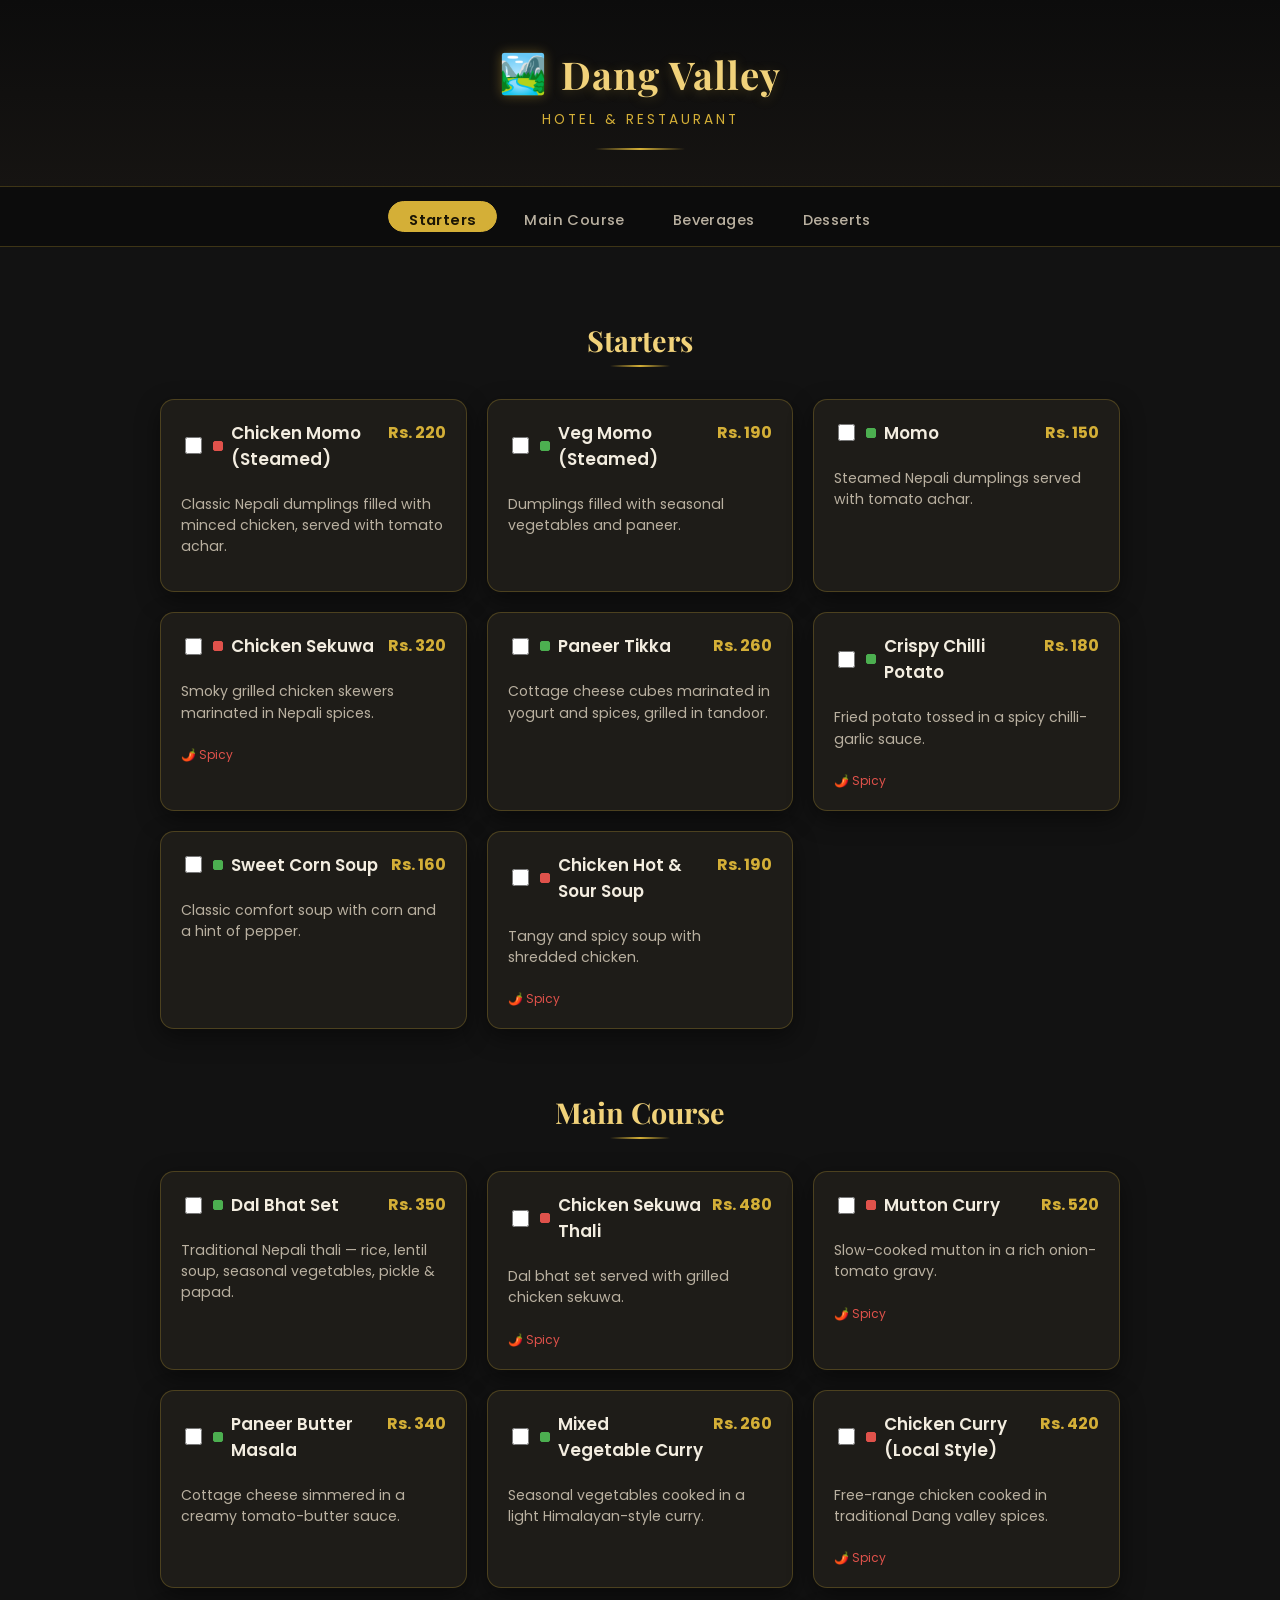
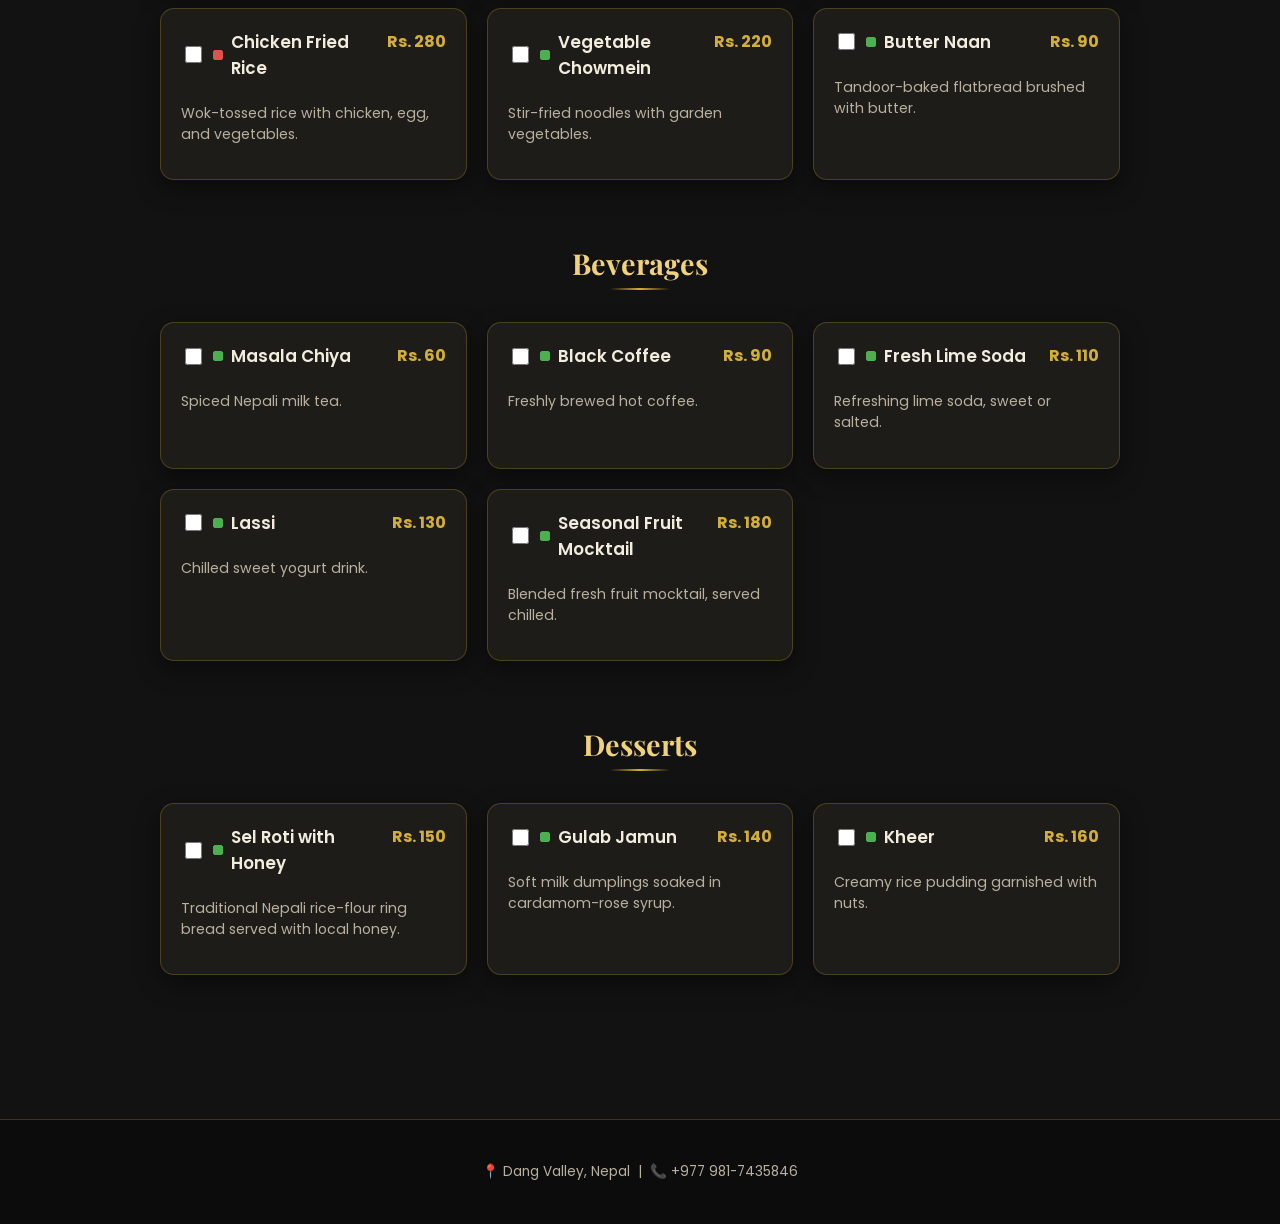
<file: index.html>
<!DOCTYPE html>
<html lang="en">
<head>
  <meta charset="UTF-8" />
  <meta name="viewport" content="width=device-width, initial-scale=1.0" />
  <title>Dang Valley | Menu</title>
  <meta name="description" content="Digital menu for Dang Valley Hotel & Restaurant" />
  <link rel="preconnect" href="https://fonts.googleapis.com" />
  <link
    href="https://fonts.googleapis.com/css2?family=Playfair+Display:wght@600;700&family=Poppins:wght@300;400;500;600&display=swap"
    rel="stylesheet"
  />
  <link rel="stylesheet" href="styles.css" />
</head>
<body>

  <header class="site-header">
    <div class="brand">
      <span class="brand-icon">🏞️</span>
      <h1>Dang Valley</h1>
    </div>
    <p class="tagline">Hotel &amp; Restaurant</p>
    <div class="header-rule"></div>
  </header>

  <nav class="category-nav" id="categoryNav" aria-label="Menu categories">
    <!-- category links injected by menu.js -->
  </nav>

  <main id="menuContainer" class="menu-container">
    <!-- menu sections injected by menu.js -->
  </main>

  <button id="backToTop" class="back-to-top" aria-label="Back to top">↑</button>

  <div id="orderBar" class="order-bar">
    <span id="orderCount">0 items selected</span>
    <a id="orderWhatsappBtn" class="whatsapp-btn" target="_blank" rel="noopener">
      📲 Send Order on WhatsApp
    </a>
  </div>

  <footer class="site-footer">
    <p>📍 Dang Valley, Nepal &nbsp;|&nbsp; 📞 +977 981-7435846</p>
  </footer>

  <script src="menu.js"></script>
</body>
</html>
</file>
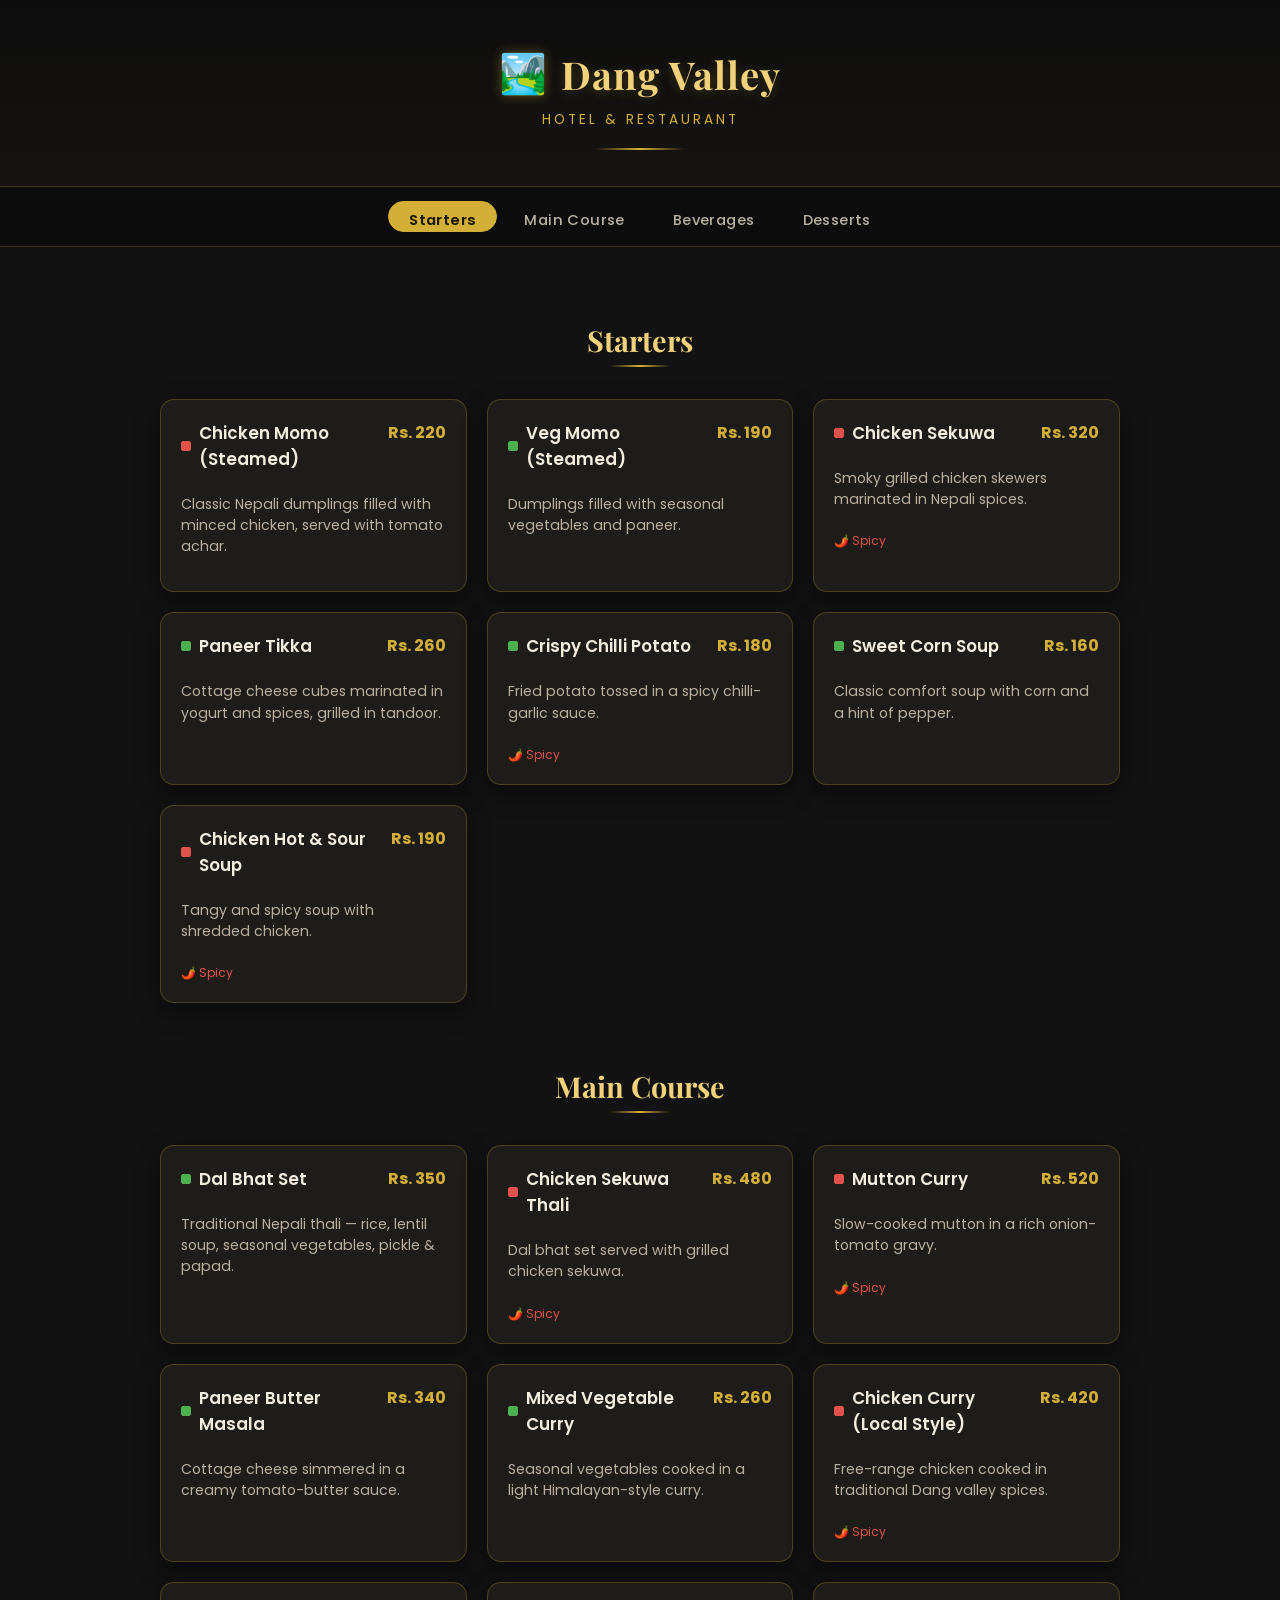
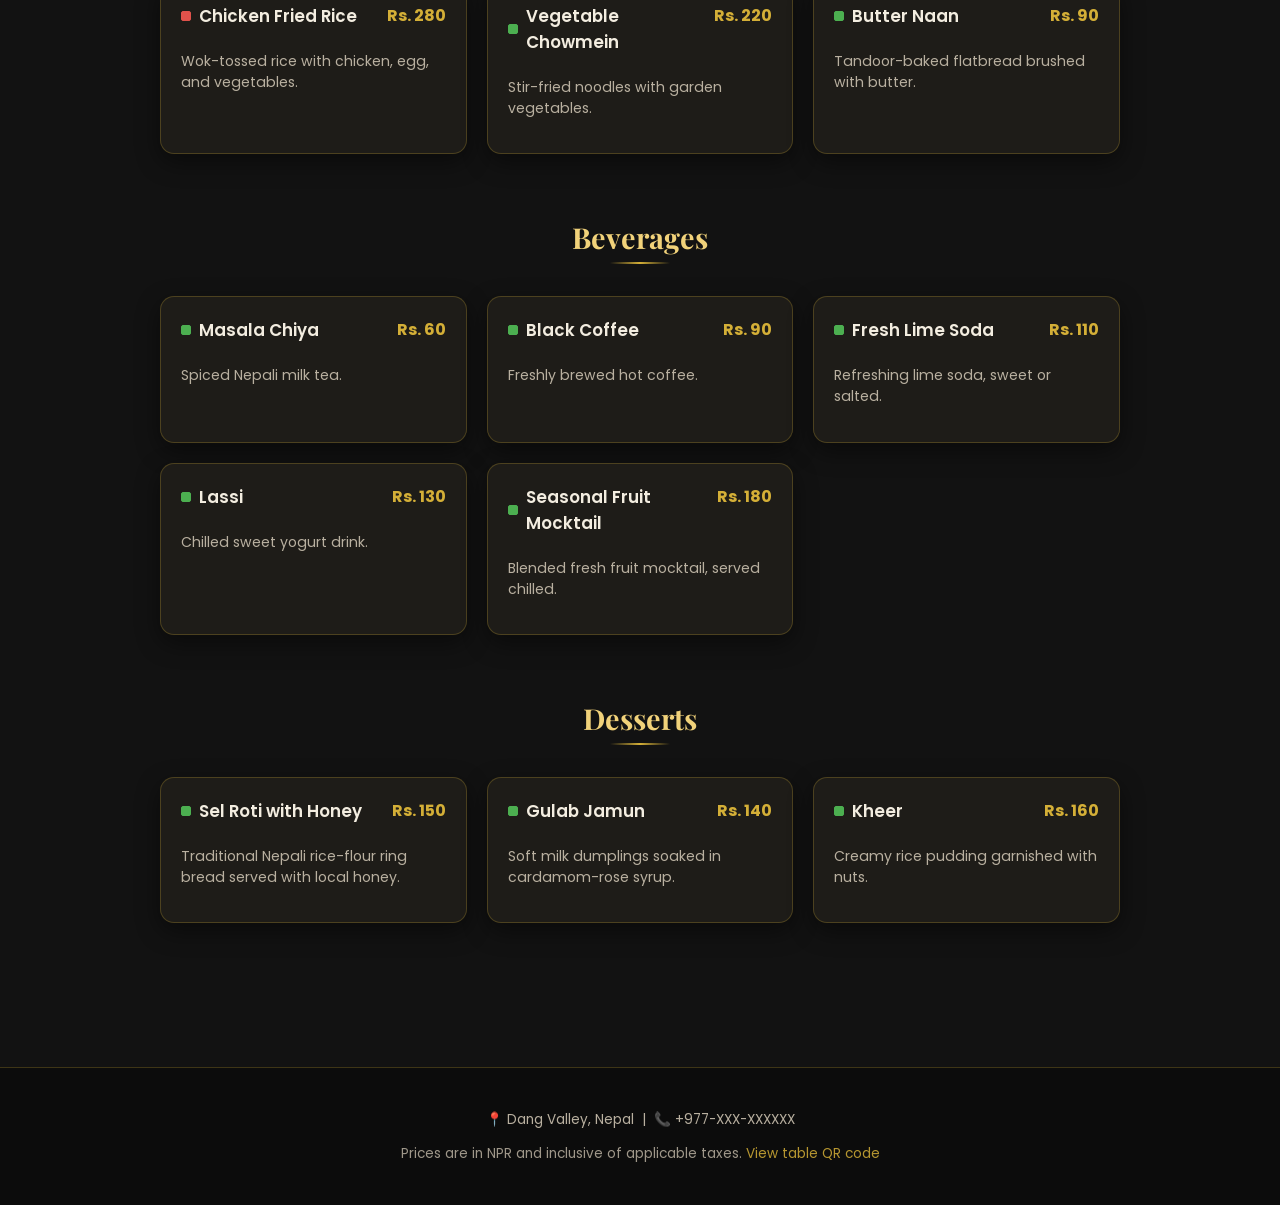
<file: dang-valley-menu/index.html>
<!DOCTYPE html>
<html lang="en">
<head>
  <meta charset="UTF-8" />
  <meta name="viewport" content="width=device-width, initial-scale=1.0" />
  <title>Dang Valley | Menu</title>
  <meta name="description" content="Digital menu for Dang Valley Hotel & Restaurant" />
  <link rel="preconnect" href="https://fonts.googleapis.com" />
  <link
    href="https://fonts.googleapis.com/css2?family=Playfair+Display:wght@600;700&family=Poppins:wght@300;400;500;600&display=swap"
    rel="stylesheet"
  />
  <link rel="stylesheet" href="styles.css" />
</head>
<body>

  <header class="site-header">
    <div class="brand">
      <span class="brand-icon">🏞️</span>
      <h1>Dang Valley</h1>
    </div>
    <p class="tagline">Hotel &amp; Restaurant</p>
    <div class="header-rule"></div>
  </header>

  <nav class="category-nav" id="categoryNav" aria-label="Menu categories">
    <!-- category links injected by menu.js -->
  </nav>

  <main id="menuContainer" class="menu-container">
    <!-- menu sections injected by menu.js -->
  </main>

  <button id="backToTop" class="back-to-top" aria-label="Back to top">↑</button>

  <footer class="site-footer">
    <p>📍 Dang Valley, Nepal &nbsp;|&nbsp; 📞 +977-XXX-XXXXXX</p>
    <p class="footer-note">
      Prices are in NPR and inclusive of applicable taxes.
      <a href="qr.html">View table QR code</a>
    </p>
  </footer>

  <script src="menu.js"></script>
</body>
</html>
</file>
<file: styles.css>
/* ===================================================
   Dang Valley — Elegant Dark & Gold Menu Theme
   =================================================== */

:root {
  --color-bg: #121212;
  --color-bg-soft: #1a1a1a;
  --color-card: #1e1c18;
  --color-header: #0c0c0c;
  --color-gold: #d4af37;
  --color-gold-light: #f1d27a;
  --color-text: #f3ede0;
  --color-muted: #b9b0a0;
  --color-border: rgba(212, 175, 55, 0.25);
  --color-veg: #4caf50;
  --color-nonveg: #e0524b;
  --radius: 14px;
  --shadow: 0 8px 24px rgba(0, 0, 0, 0.45);
  --max-width: 1000px;
  --nav-height: 60px;
}

* {
  box-sizing: border-box;
}

html {
  scroll-behavior: smooth;
}

body {
  margin: 0;
  font-family: "Poppins", "Segoe UI", Roboto, Helvetica, Arial, sans-serif;
  background: var(--color-bg);
  color: var(--color-text);
  -webkit-font-smoothing: antialiased;
}

h1, h2, h3 {
  font-family: "Playfair Display", Georgia, "Times New Roman", serif;
}

/* ---------- Header ---------- */
.site-header {
  background: linear-gradient(180deg, var(--color-header), #161412);
  color: var(--color-text);
  padding: 48px 24px 36px;
  text-align: center;
  border-bottom: 1px solid var(--color-border);
}

.brand {
  display: flex;
  align-items: center;
  justify-content: center;
  gap: 14px;
}

.brand-icon {
  font-size: 2.4rem;
  line-height: 1;
  filter: drop-shadow(0 0 6px rgba(212, 175, 55, 0.4));
}

.brand h1 {
  margin: 0;
  font-size: 2.4rem;
  letter-spacing: 1px;
  color: var(--color-gold-light);
  text-shadow: 0 2px 12px rgba(212, 175, 55, 0.25);
}

.tagline {
  margin: 10px 0 0;
  font-size: 0.85rem;
  color: var(--color-gold);
  text-transform: uppercase;
  letter-spacing: 3px;
}

.header-rule {
  width: 90px;
  height: 2px;
  margin: 18px auto 0;
  background: linear-gradient(90deg, transparent, var(--color-gold), transparent);
}

/* ---------- Category nav ---------- */
.category-nav {
  display: flex;
  justify-content: center;
  gap: 6px;
  overflow-x: auto;
  padding: 14px 16px;
  background: rgba(12, 12, 12, 0.92);
  backdrop-filter: blur(8px);
  border-bottom: 1px solid var(--color-border);
  position: sticky;
  top: 0;
  z-index: 10;
  height: var(--nav-height);
  scrollbar-width: thin;
}

.category-link {
  flex: 0 0 auto;
  padding: 8px 20px;
  border-radius: 999px;
  border: 1px solid transparent;
  background: transparent;
  color: var(--color-muted);
  font-size: 0.92rem;
  font-weight: 500;
  letter-spacing: 0.4px;
  text-decoration: none;
  white-space: nowrap;
  transition: all 0.25s ease;
}

.category-link:hover {
  color: var(--color-gold-light);
  border-color: var(--color-border);
}

.category-link.active {
  background: var(--color-gold);
  border-color: var(--color-gold);
  color: #1a1505;
  font-weight: 600;
}

/* ---------- Menu container ---------- */
.menu-container {
  max-width: var(--max-width);
  margin: 0 auto;
  padding: 50px 20px 80px;
}

.menu-section {
  margin-bottom: 64px;
  scroll-margin-top: calc(var(--nav-height) + 12px);
}

.menu-section-title {
  font-size: 1.8rem;
  color: var(--color-gold-light);
  text-align: center;
  margin-bottom: 6px;
}

.menu-section-rule {
  width: 60px;
  height: 2px;
  margin: 0 auto 32px;
  background: linear-gradient(90deg, transparent, var(--color-gold), transparent);
}

.menu-grid {
  display: grid;
  grid-template-columns: repeat(auto-fill, minmax(270px, 1fr));
  gap: 20px;
}

.menu-item {
  background: var(--color-card);
  border: 1px solid var(--color-border);
  border-radius: var(--radius);
  padding: 20px;
  box-shadow: var(--shadow);
  display: flex;
  flex-direction: column;
  gap: 8px;
  transition: transform 0.25s ease, border-color 0.25s ease;
}

.menu-item:hover {
  transform: translateY(-4px);
  border-color: var(--color-gold);
}

.menu-item-top {
  display: flex;
  justify-content: space-between;
  align-items: flex-start;
  gap: 10px;
}

.menu-item-name {
  font-weight: 600;
  font-size: 1.05rem;
  display: flex;
  align-items: center;
  gap: 8px;
  color: var(--color-text);
  cursor: pointer;
}

.item-select {
  width: 17px;
  height: 17px;
  accent-color: var(--color-gold);
  cursor: pointer;
  flex: 0 0 auto;
}

.diet-dot {
  width: 10px;
  height: 10px;
  border-radius: 2px;
  display: inline-block;
  flex: 0 0 auto;
}

.diet-dot.veg {
  background: var(--color-veg);
  border: 1px solid var(--color-veg);
}

.diet-dot.nonveg {
  background: var(--color-nonveg);
  border: 1px solid var(--color-nonveg);
}

.menu-item-price {
  font-weight: 700;
  color: var(--color-gold);
  white-space: nowrap;
}

.menu-item-desc {
  color: var(--color-muted);
  font-size: 0.88rem;
  line-height: 1.5;
}

.menu-item.spicy::after {
  content: "🌶️ Spicy";
  font-size: 0.75rem;
  color: var(--color-nonveg);
}

.whatsapp-btn {
  display: inline-flex;
  align-items: center;
  justify-content: center;
  gap: 6px;
  margin-top: 6px;
  padding: 9px 14px;
  border-radius: 999px;
  background: #25d366;
  color: #0c1f12;
  font-size: 0.85rem;
  font-weight: 600;
  text-decoration: none;
  text-align: center;
  transition: background 0.2s ease, transform 0.2s ease;
}

.whatsapp-btn:hover {
  background: #1ebd5a;
  transform: translateY(-2px);
}

/* ---------- Back to top ---------- */
.back-to-top {
  position: fixed;
  bottom: 24px;
  right: 24px;
  width: 44px;
  height: 44px;
  border-radius: 50%;
  background: var(--color-gold);
  color: #1a1505;
  border: none;
  font-size: 1.1rem;
  cursor: pointer;
  box-shadow: var(--shadow);
  opacity: 0;
  pointer-events: none;
  transition: opacity 0.25s ease, transform 0.25s ease;
  z-index: 20;
}

.back-to-top.visible {
  opacity: 1;
  pointer-events: auto;
}

.back-to-top:hover {
  transform: translateY(-3px);
}

/* ---------- Order bar (multi-select WhatsApp order) ---------- */
.order-bar {
  position: fixed;
  left: 0;
  right: 0;
  bottom: 0;
  z-index: 25;
  display: flex;
  align-items: center;
  justify-content: space-between;
  gap: 14px;
  padding: 14px 20px;
  background: var(--color-header);
  border-top: 1px solid var(--color-gold);
  box-shadow: 0 -6px 20px rgba(0, 0, 0, 0.45);
  transform: translateY(100%);
  opacity: 0;
  pointer-events: none;
  transition: transform 0.25s ease, opacity 0.25s ease;
}

.order-bar.visible {
  transform: translateY(0);
  opacity: 1;
  pointer-events: auto;
}

.order-bar #orderCount {
  color: var(--color-text);
  font-weight: 500;
  font-size: 0.92rem;
}

.order-bar .whatsapp-btn {
  margin-top: 0;
}

/* ---------- Footer ---------- */
.site-footer {
  background: var(--color-header);
  color: var(--color-muted);
  text-align: center;
  padding: 28px 20px;
  font-size: 0.85rem;
  border-top: 1px solid var(--color-border);
}

.site-footer a {
  color: var(--color-gold);
  text-decoration: none;
}

.site-footer a:hover {
  text-decoration: underline;
}

/* ---------- QR page ---------- */
.qr-page {
  min-height: 100vh;
  display: flex;
  align-items: center;
  justify-content: center;
  padding: 24px;
  background: var(--color-bg);
}

.qr-card {
  background: var(--color-card);
  border: 1px solid var(--color-border);
  border-radius: var(--radius);
  box-shadow: var(--shadow);
  padding: 40px 36px;
  text-align: center;
  max-width: 420px;
  width: 100%;
}

.qr-card h1 {
  color: var(--color-gold-light);
  margin-bottom: 4px;
}

.qr-card .tagline {
  color: var(--color-gold);
  margin-bottom: 24px;
}

/* ---- QR generator form ---- */
.qr-form {
  display: flex;
  flex-direction: column;
  gap: 10px;
  text-align: left;
  margin-bottom: 26px;
}

.qr-label {
  font-size: 0.8rem;
  letter-spacing: 1px;
  text-transform: uppercase;
  color: var(--color-muted);
}

.qr-input {
  width: 100%;
  padding: 11px 14px;
  border-radius: 8px;
  border: 1px solid var(--color-border);
  background: var(--color-bg-soft);
  color: var(--color-text);
  font-size: 0.95rem;
  font-family: inherit;
  outline: none;
  transition: border-color 0.2s ease;
}

.qr-input:focus {
  border-color: var(--color-gold);
}

.btn-row {
  display: flex;
  gap: 10px;
  flex-wrap: wrap;
  justify-content: center;
  margin-top: 4px;
}

.btn {
  flex: 1 1 auto;
  padding: 11px 18px;
  border-radius: 999px;
  border: 1px solid var(--color-gold);
  font-size: 0.88rem;
  font-weight: 600;
  letter-spacing: 0.3px;
  cursor: pointer;
  transition: all 0.2s ease;
}

.btn-primary {
  background: var(--color-gold);
  color: #1a1505;
}

.btn-primary:hover {
  background: var(--color-gold-light);
}

.btn-secondary {
  background: transparent;
  color: var(--color-gold);
}

.btn-secondary:hover {
  background: rgba(212, 175, 55, 0.12);
}

.btn:disabled {
  opacity: 0.4;
  cursor: not-allowed;
}

/* ---- QR display ---- */
#qrcode,
.qrcode-large {
  display: flex;
  justify-content: center;
  margin: 20px 0;
  padding: 16px;
  background: var(--color-text);
  border-radius: 10px;
  box-shadow: var(--shadow);
}

.qr-instruction {
  color: var(--color-gold-light);
  font-size: 1rem;
  font-weight: 500;
  margin-top: 16px;
  letter-spacing: 0.4px;
}

/* ---------- Responsive ---------- */
@media (max-width: 600px) {
  body {
    font-size: 17px;
  }

  .site-header {
    padding: 36px 16px 28px;
  }

  .brand h1 {
    font-size: 1.8rem;
  }

  .tagline {
    font-size: 0.95rem;
  }

  .category-nav {
    justify-content: flex-start;
    padding: 12px 12px;
  }

  .category-link {
    padding: 8px 18px;
    font-size: 0.95rem;
  }

  .menu-section-title {
    font-size: 1.6rem;
  }

  .menu-container {
    padding: 36px 16px 60px;
  }

  .menu-item-name {
    font-size: 1.15rem;
  }

  .menu-item-price {
    font-size: 1.1rem;
  }

  .menu-item-desc {
    font-size: 1rem;
  }

  .whatsapp-btn {
    font-size: 0.95rem;
    padding: 11px 16px;
  }
}
</file>
<file: dang-valley-menu/styles.css>
/* ===================================================
   Dang Valley — Elegant Dark & Gold Menu Theme
   =================================================== */

:root {
  --color-bg: #121212;
  --color-bg-soft: #1a1a1a;
  --color-card: #1e1c18;
  --color-header: #0c0c0c;
  --color-gold: #d4af37;
  --color-gold-light: #f1d27a;
  --color-text: #f3ede0;
  --color-muted: #b9b0a0;
  --color-border: rgba(212, 175, 55, 0.25);
  --color-veg: #4caf50;
  --color-nonveg: #e0524b;
  --radius: 14px;
  --shadow: 0 8px 24px rgba(0, 0, 0, 0.45);
  --max-width: 1000px;
  --nav-height: 60px;
}

* {
  box-sizing: border-box;
}

html {
  scroll-behavior: smooth;
}

body {
  margin: 0;
  font-family: "Poppins", "Segoe UI", Roboto, Helvetica, Arial, sans-serif;
  background: var(--color-bg);
  color: var(--color-text);
  -webkit-font-smoothing: antialiased;
}

h1, h2, h3 {
  font-family: "Playfair Display", Georgia, "Times New Roman", serif;
}

/* ---------- Header ---------- */
.site-header {
  background: linear-gradient(180deg, var(--color-header), #161412);
  color: var(--color-text);
  padding: 48px 24px 36px;
  text-align: center;
  border-bottom: 1px solid var(--color-border);
}

.brand {
  display: flex;
  align-items: center;
  justify-content: center;
  gap: 14px;
}

.brand-icon {
  font-size: 2.4rem;
  line-height: 1;
  filter: drop-shadow(0 0 6px rgba(212, 175, 55, 0.4));
}

.brand h1 {
  margin: 0;
  font-size: 2.4rem;
  letter-spacing: 1px;
  color: var(--color-gold-light);
  text-shadow: 0 2px 12px rgba(212, 175, 55, 0.25);
}

.tagline {
  margin: 10px 0 0;
  font-size: 0.85rem;
  color: var(--color-gold);
  text-transform: uppercase;
  letter-spacing: 3px;
}

.header-rule {
  width: 90px;
  height: 2px;
  margin: 18px auto 0;
  background: linear-gradient(90deg, transparent, var(--color-gold), transparent);
}

/* ---------- Category nav ---------- */
.category-nav {
  display: flex;
  justify-content: center;
  gap: 6px;
  overflow-x: auto;
  padding: 14px 16px;
  background: rgba(12, 12, 12, 0.92);
  backdrop-filter: blur(8px);
  border-bottom: 1px solid var(--color-border);
  position: sticky;
  top: 0;
  z-index: 10;
  height: var(--nav-height);
  scrollbar-width: thin;
}

.category-link {
  flex: 0 0 auto;
  padding: 8px 20px;
  border-radius: 999px;
  border: 1px solid transparent;
  background: transparent;
  color: var(--color-muted);
  font-size: 0.92rem;
  font-weight: 500;
  letter-spacing: 0.4px;
  text-decoration: none;
  white-space: nowrap;
  transition: all 0.25s ease;
}

.category-link:hover {
  color: var(--color-gold-light);
  border-color: var(--color-border);
}

.category-link.active {
  background: var(--color-gold);
  border-color: var(--color-gold);
  color: #1a1505;
  font-weight: 600;
}

/* ---------- Menu container ---------- */
.menu-container {
  max-width: var(--max-width);
  margin: 0 auto;
  padding: 50px 20px 80px;
}

.menu-section {
  margin-bottom: 64px;
  scroll-margin-top: calc(var(--nav-height) + 12px);
}

.menu-section-title {
  font-size: 1.8rem;
  color: var(--color-gold-light);
  text-align: center;
  margin-bottom: 6px;
}

.menu-section-rule {
  width: 60px;
  height: 2px;
  margin: 0 auto 32px;
  background: linear-gradient(90deg, transparent, var(--color-gold), transparent);
}

.menu-grid {
  display: grid;
  grid-template-columns: repeat(auto-fill, minmax(270px, 1fr));
  gap: 20px;
}

.menu-item {
  background: var(--color-card);
  border: 1px solid var(--color-border);
  border-radius: var(--radius);
  padding: 20px;
  box-shadow: var(--shadow);
  display: flex;
  flex-direction: column;
  gap: 8px;
  transition: transform 0.25s ease, border-color 0.25s ease;
}

.menu-item:hover {
  transform: translateY(-4px);
  border-color: var(--color-gold);
}

.menu-item-top {
  display: flex;
  justify-content: space-between;
  align-items: flex-start;
  gap: 10px;
}

.menu-item-name {
  font-weight: 600;
  font-size: 1.05rem;
  display: flex;
  align-items: center;
  gap: 8px;
  color: var(--color-text);
}

.diet-dot {
  width: 10px;
  height: 10px;
  border-radius: 2px;
  display: inline-block;
  flex: 0 0 auto;
}

.diet-dot.veg {
  background: var(--color-veg);
  border: 1px solid var(--color-veg);
}

.diet-dot.nonveg {
  background: var(--color-nonveg);
  border: 1px solid var(--color-nonveg);
}

.menu-item-price {
  font-weight: 700;
  color: var(--color-gold);
  white-space: nowrap;
}

.menu-item-desc {
  color: var(--color-muted);
  font-size: 0.88rem;
  line-height: 1.5;
}

.menu-item.spicy::after {
  content: "🌶️ Spicy";
  font-size: 0.75rem;
  color: var(--color-nonveg);
}

/* ---------- Back to top ---------- */
.back-to-top {
  position: fixed;
  bottom: 24px;
  right: 24px;
  width: 44px;
  height: 44px;
  border-radius: 50%;
  background: var(--color-gold);
  color: #1a1505;
  border: none;
  font-size: 1.1rem;
  cursor: pointer;
  box-shadow: var(--shadow);
  opacity: 0;
  pointer-events: none;
  transition: opacity 0.25s ease, transform 0.25s ease;
  z-index: 20;
}

.back-to-top.visible {
  opacity: 1;
  pointer-events: auto;
}

.back-to-top:hover {
  transform: translateY(-3px);
}

/* ---------- Footer ---------- */
.site-footer {
  background: var(--color-header);
  color: var(--color-muted);
  text-align: center;
  padding: 28px 20px;
  font-size: 0.85rem;
  border-top: 1px solid var(--color-border);
}

.site-footer a {
  color: var(--color-gold);
  text-decoration: none;
}

.site-footer a:hover {
  text-decoration: underline;
}

.footer-note {
  margin-top: 6px;
  opacity: 0.85;
}

/* ---------- QR page ---------- */
.qr-page {
  min-height: 100vh;
  display: flex;
  align-items: center;
  justify-content: center;
  padding: 24px;
  background: var(--color-bg);
}

.qr-card {
  background: var(--color-card);
  border: 1px solid var(--color-border);
  border-radius: var(--radius);
  box-shadow: var(--shadow);
  padding: 40px 36px;
  text-align: center;
  max-width: 420px;
  width: 100%;
}

.qr-card h1 {
  color: var(--color-gold-light);
  margin-bottom: 4px;
}

.qr-card .tagline {
  color: var(--color-gold);
  margin-bottom: 24px;
}

/* ---- QR generator form ---- */
.qr-form {
  display: flex;
  flex-direction: column;
  gap: 10px;
  text-align: left;
  margin-bottom: 26px;
}

.qr-label {
  font-size: 0.8rem;
  letter-spacing: 1px;
  text-transform: uppercase;
  color: var(--color-muted);
}

.qr-input {
  width: 100%;
  padding: 11px 14px;
  border-radius: 8px;
  border: 1px solid var(--color-border);
  background: var(--color-bg-soft);
  color: var(--color-text);
  font-size: 0.95rem;
  font-family: inherit;
  outline: none;
  transition: border-color 0.2s ease;
}

.qr-input:focus {
  border-color: var(--color-gold);
}

.btn-row {
  display: flex;
  gap: 10px;
  flex-wrap: wrap;
  justify-content: center;
  margin-top: 4px;
}

.btn {
  flex: 1 1 auto;
  padding: 11px 18px;
  border-radius: 999px;
  border: 1px solid var(--color-gold);
  font-size: 0.88rem;
  font-weight: 600;
  letter-spacing: 0.3px;
  cursor: pointer;
  transition: all 0.2s ease;
}

.btn-primary {
  background: var(--color-gold);
  color: #1a1505;
}

.btn-primary:hover {
  background: var(--color-gold-light);
}

.btn-secondary {
  background: transparent;
  color: var(--color-gold);
}

.btn-secondary:hover {
  background: rgba(212, 175, 55, 0.12);
}

.btn:disabled {
  opacity: 0.4;
  cursor: not-allowed;
}

/* ---- QR display ---- */
#qrcode,
.qrcode-large {
  display: flex;
  justify-content: center;
  margin: 20px 0;
  padding: 16px;
  background: var(--color-text);
  border-radius: 10px;
  box-shadow: var(--shadow);
}

.qr-instruction {
  color: var(--color-gold-light);
  font-size: 1rem;
  font-weight: 500;
  margin-top: 16px;
  letter-spacing: 0.4px;
}

/* ---------- Responsive ---------- */
@media (max-width: 600px) {
  .site-header {
    padding: 36px 16px 28px;
  }

  .brand h1 {
    font-size: 1.8rem;
  }

  .category-nav {
    justify-content: flex-start;
    padding: 12px 12px;
  }

  .category-link {
    padding: 7px 16px;
    font-size: 0.85rem;
  }

  .menu-section-title {
    font-size: 1.5rem;
  }

  .menu-container {
    padding: 36px 16px 60px;
  }
}
</file>
